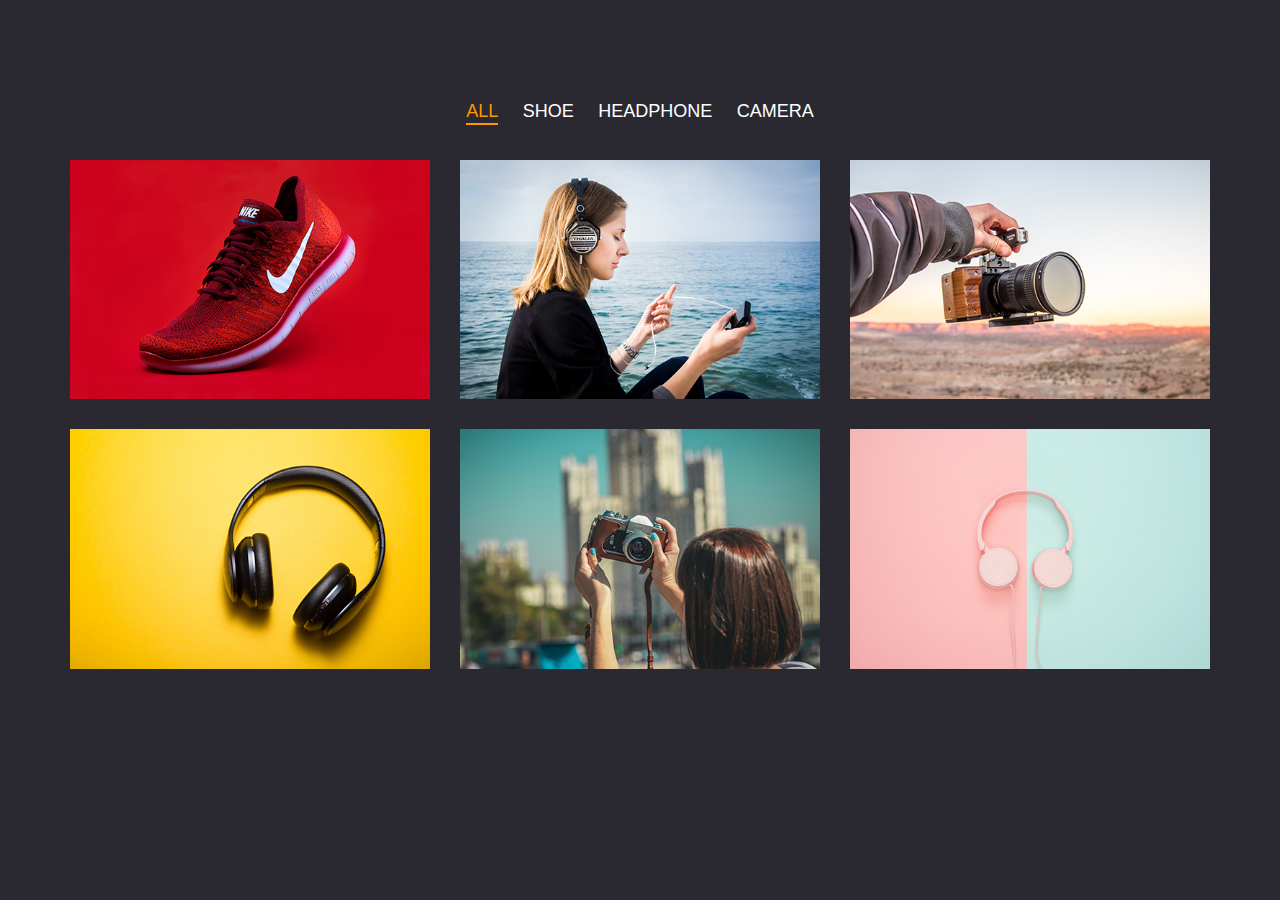
<file: filterable-gallery/index.html>
<!DOCTYPE html>
<html lang="en">
<head>
  <title>filterable gallery</title>
  <meta charset="utf-8">
  <meta name="viewport" content="width=device-width, initial-scale=1">
  <link rel="stylesheet" href="css/style.css">
</head>
<body>

<section class="gallery">
	<div class="container">
		<div class="row">
			<div class="gallery-filter">
				<span class="filter-item active" data-filter="all">all</span>
				<span class="filter-item" data-filter="shoe">shoe</span>
				<span class="filter-item" data-filter="headphone">headphone</span>
				<span class="filter-item" data-filter="camera">camera</span>
			</div>
		</div>
		<div class="row">
			<!-- gallery item start -->
			<div class="gallery-item shoe">
				<div class="gallery-item-inner">
					<img src="img/shoe-1.jpg" alt="shoe">
				</div>
			</div>
			<!-- gallery item end -->
			<!-- gallery item start -->
			<div class="gallery-item headphone">
				<div class="gallery-item-inner">
					<img src="img/headphone-1.jpg" alt="headphone">
				</div>
			</div>
			<!-- gallery item end -->
			<!-- gallery item start -->
			<div class="gallery-item camera">
				<div class="gallery-item-inner">
					<img src="img/camera-1.jpg" alt="camera">
				</div>
			</div>
			<!-- gallery item end -->
			<!-- gallery item start -->
			<div class="gallery-item headphone">
				<div class="gallery-item-inner">
					<img src="img/headphone-2.jpg" alt="headphone">
				</div>
			</div>
			<!-- gallery item end -->
			<!-- gallery item start -->
			<div class="gallery-item camera">
				<div class="gallery-item-inner">
					<img src="img/camera-2.jpg" alt="camera">
				</div>
			</div>
			<!-- gallery item end -->
			<!-- gallery item start -->
			<div class="gallery-item headphone">
				<div class="gallery-item-inner">
					<img src="img/headphone-3.jpg" alt="headphone">
				</div>
			</div>
			<!-- gallery item end -->
		</div>
	</div>
</section>

<script src="js/script.js"></script>
</body>
</html>
</file>
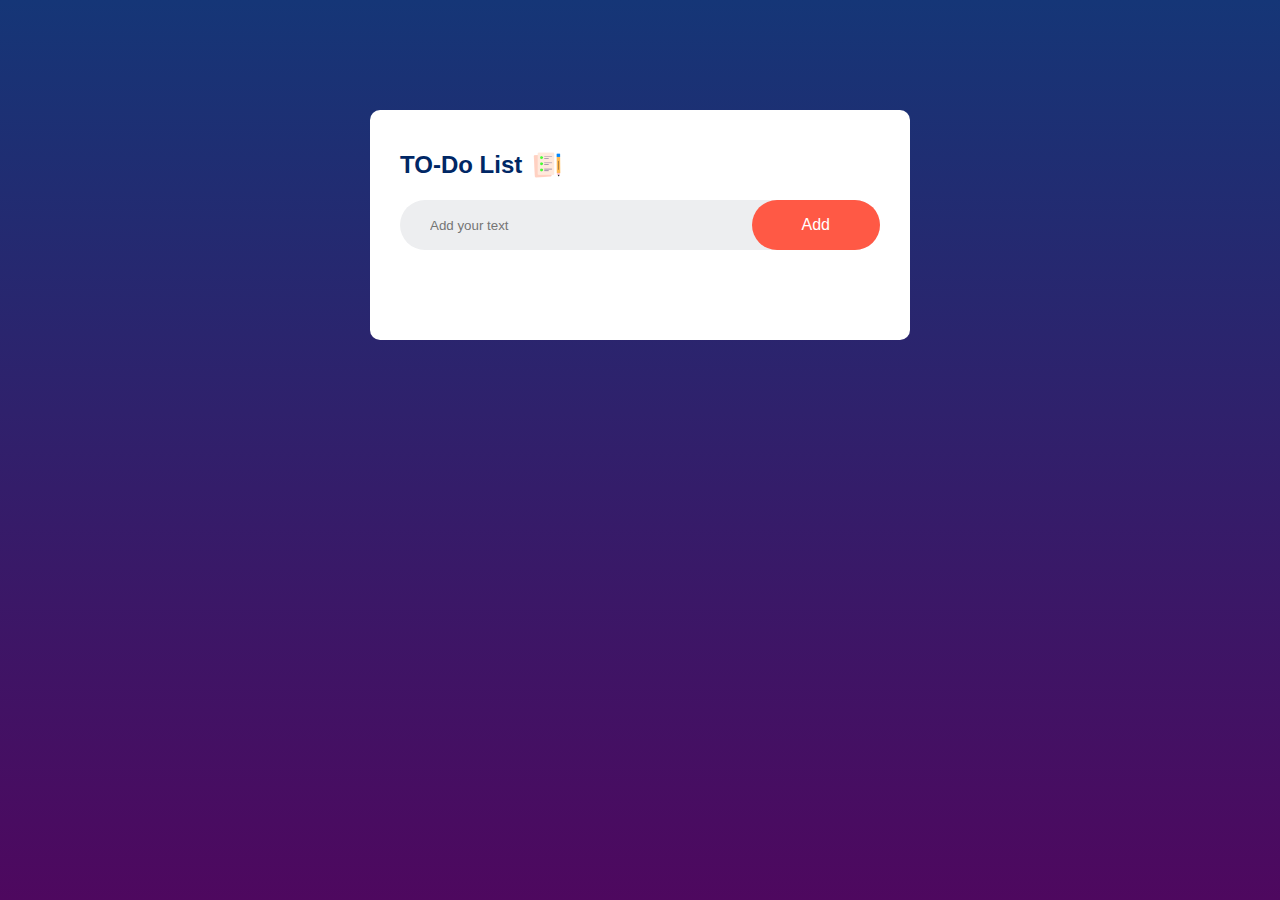
<file: To do list/index.html>
<!DOCTYPE html>
<html lang="en">
<head>
    <meta charset="UTF-8">
    <meta name="viewport" content="width=device-width, initial-scale=1.0">
    <title>To do listapp</title>
</head>
<link rel="stylesheet" href="style.css">
<body>
    <div class="container">
        <div class="todo-app">
            <h2>TO-Do List <img src="images/icon.png"></h2>
            <div class="row">
                <input type="text" id="input-box" placeholder="Add your text">
                <button onclick="addTask()">Add</button>
            </div>
            <ul id="list-container">
                <!-- <li class="checked">Task 1</li>
                <li>Task 2</li>
                <li>Task 3</li> -->
            </ul>
        </div>

    </div>
    <script src="script.js"></script>
</body>
</html>
</file>
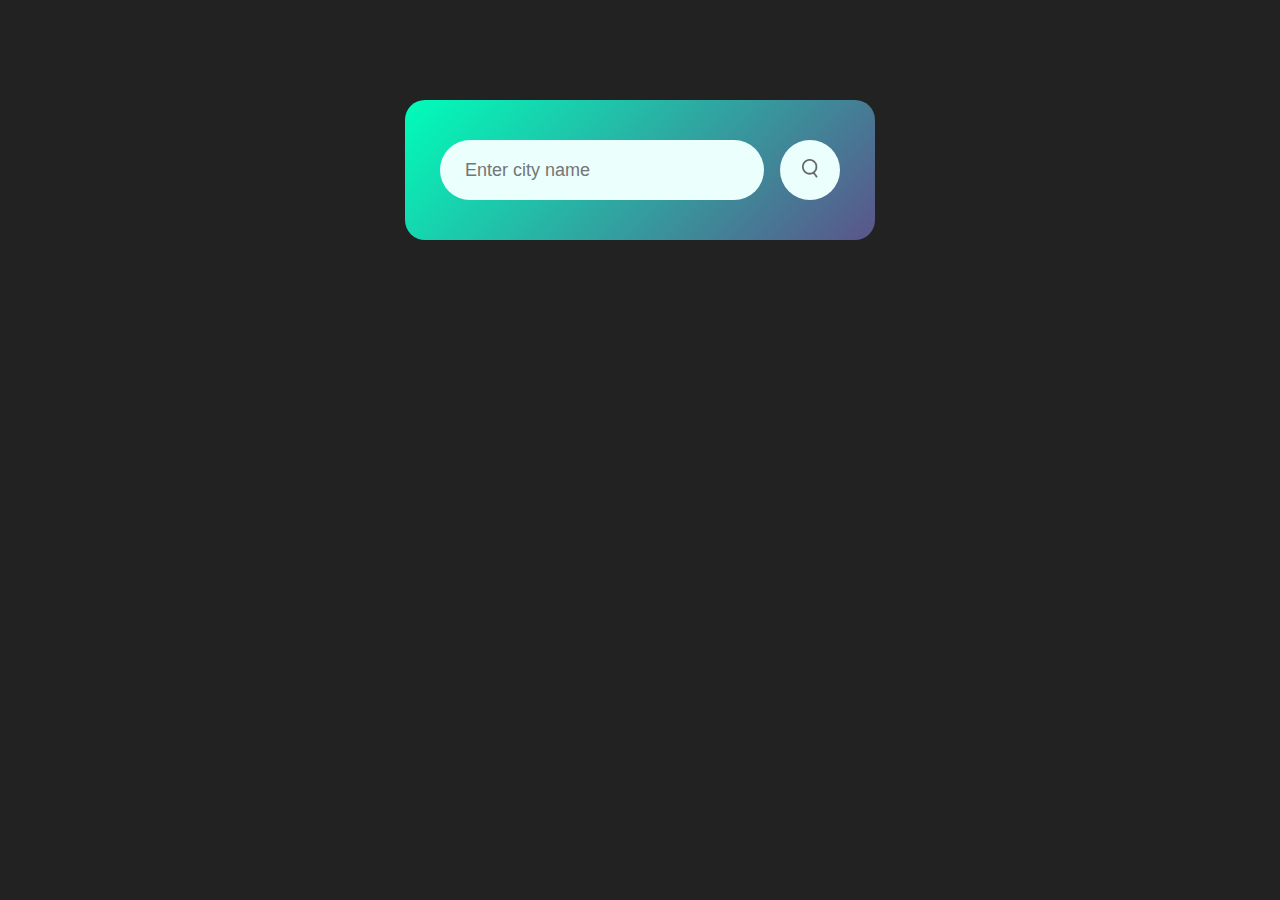
<file: weather app/index.html>
<!DOCTYPE html>
<html lang="en">

<head>
    <meta charset="UTF-8">
    <meta name="viewport" content="width=device-width, initial-scale=1.0">
    <title>Weather report</title>
</head>
<link rel="stylesheet" href="style.css">

<body>
    <div class="card">
        <div class="search">
            <input type="text" placeholder="Enter city name" spellcheck="false" >
            <button><img src="images/search.png"></button>
        </div>
        <div class="error">
            <p>Invalid city name</p>
        </div>
        
        <div class="weather">
            <img src="images/rain.png" class="weather-icon">
            <h1 class="temp">22°c</h1>
            <h2 class="city">New York</h2>
            <div class="details">
                <div class="col">
                    <img src="images/humidity.png">
                    <div>
                        <p class="humidity">50%</p>
                        <p>Humidity</p>
                    </div>
                </div>
                <div class="col">
                    <img src="images/wind.png">
                    <div>
                        <p class="wind">15 km/h</p>
                        <p>Wind Speed</p>
                    </div>
                </div>
            </div>
        </div>

    </div>
    <script>
        const apiKey = "cec6fd2bf33d8e54f91ffb5fc093de18";
        const apiUrl = "https://api.openweathermap.org/data/2.5/weather?units=metric&q=";

        const searchBox = document.querySelector(".search input");
        const searchBtn = document.querySelector(".search button");
        const weatherIcon = document.querySelector(".weather-icon")
        

        async function checkWeather(city) {
            const response = await fetch(apiUrl + city + `&appid=${apiKey}`);
            if(response.status == 404){
                document.querySelector(".error").style.display = "block";
                document.querySelector(".weather").style.display = "none";
            }
            else{
                var data = await response.json();
    
    
                    document.querySelector(".city").innerHTML = data.name;
                    document.querySelector(".temp").innerHTML = Math.round(data.main.temp) + "°c";
                    document.querySelector(".humidity").innerHTML = data.main.humidity + "%";
                    document.querySelector(".wind").innerHTML = data.wind.speed + " km/h";
    
                    if (data.weather[0].main == "Clouds") {
                        weatherIcon.src = "images/clouds.png";
                    }
                    else if (data.weather[0].main == "Clear") {
                        weatherIcon.src = "images/clear.png";
                    }
                    else if (data.weather[0].main == "Rain") {
                        weatherIcon.src = "images/rain.png";
                    }
                    else if (data.weather[0].main == "Drizzle") {
                        weatherIcon.src = "images/drizzle.png";
                    }
                    else if (data.weather[0].main == "Mist") {
                        weatherIcon.src = "images/Mist.png";
                    }
                    else if (data.weather[0].main == "Snow") {
                        weatherIcon.src = "images/snow.png";
                    }
                    document.querySelector(".weather").style.display = "block";
                    document.querySelector(".error").style.display = "none";

                }

            
                

                
            }
            
            searchBtn.addEventListener("click", () => {
                checkWeather(searchBox.value);

            })






    </script>

</body>

</html>
</file>
<file: filterable-gallery/css/style.css>
body{
	line-height: 1.5;
	font-family: sans-serif;
}
*{
	margin:0;
	box-sizing: border-box;
}
.container{
	max-width: 1170px;
	margin:auto;
}
.row{
	display: flex;
	flex-wrap: wrap;
}
img{
	max-width: 100%;
	vertical-align: middle;
}
/*.gallery*/
.gallery{
	width: 100%;
	display: block;
	min-height: 100vh;
	background-color: #2a2932;
	padding: 100px 0;
}
.gallery .gallery-filter{
	padding: 0 15px;
	width: 100%;
	text-align: center;
	margin-bottom: 20px;
}
.gallery .gallery-filter .filter-item{
	color: #ffffff;
	font-size: 18px;
	text-transform: uppercase;
	display: inline-block;
	margin:0 10px;
	cursor: pointer;
	border-bottom: 2px solid transparent;
	line-height: 1.2;
	transition: all 0.3s ease;
}
.gallery .gallery-filter .filter-item.active{
	color: #ff9800;
	border-color : #ff9800;
}
.gallery .gallery-item{
	width: calc(100% / 3);
	padding: 15px;
}
.gallery .gallery-item-inner img{
	width: 100%;
}
.gallery .gallery-item.show{
	animation: fadeIn 0.5s ease;
}
@keyframes fadeIn{
	0%{
		opacity: 0;
	}
	100%{
		opacity: 1;
	}
}
.gallery .gallery-item.hide{
	display: none;
}

/*responsive*/
@media(max-width: 991px){
	.gallery .gallery-item{
		width: 50%;
	}
}
@media(max-width: 767px){
    .gallery .gallery-item{
		width: 100%;
	}	
	.gallery .gallery-filter .filter-item{
		margin-bottom: 10px;
	}
}
</file>
<file: To do list/style.css>
*{
    margin: 0;
    padding: 0;
    box-sizing: border-box;
    font-family: 'poppins',sans-serif;
}
.container{
    width: 100%;
    min-height: 100vh;
    background: linear-gradient(180deg,#153677,#4e085f);
    padding: 10px;
}
.todo-app{
    width: 100%;
    max-width: 540px;
    background: #fff;
    margin: 100px auto 20px;
    padding: 40px 30px 70px;
    border-radius: 10px;
}
.todo-app h2{
    color: #002765;
    display: flex;
    align-items: center;
    margin-bottom: 20px;
}
.todo-app h2 img{
    width: 30px;
    margin-left: 10px;
}
.row{
    display: flex;
    align-items: center;
    justify-content: space-between;
    background-color: #edeef0;
    border-radius: 30px;
    padding-left: 20px;
    margin-bottom: 20px;
}
input{
    flex: 1;
    border: none;
    outline: none;
    background: transparent;
    padding: 10px;
}
button{
    border: none;
    outline: none;
    padding: 16px 50px;
    background: #ff5945;
    color: #fff;
    font-size: 16px;
    border-radius: 40px;
    cursor: pointer;
}
ul li{
    list-style: none;
    font-size: 17px;
    padding: 12px 8px 12px 50px;
    user-select: none;
    cursor: pointer;
    position: relative;
}
ul li::before{
    content: '';
    position: absolute;
    height: 28px;
    width: 28px;
    border-radius: 50%;
    background-image: url("images/unchecked.png");
    background-size: cover;
    background-position: center;
    top: 10px;
    left: 8px;
}
ul li.checked{
    color: #555;
    text-decoration: line-through;

}
ul li.checked::before{
    background-image: url("images/checked.png");
}
ul li span{
    position: absolute;
    right: 0;
    top: 5px;
    width: 40px;
    height: 40px;
    font-size: 22px;
    color: #555;
    line-height: 40px;
    text-align: center;
    border-radius: 50%;
}
ul li span:hover{
    background-color: #edeef0;
}
</file>
<file: weather app/style.css>
*{
    margin: 0;
    padding: 0;
    font-family: 'poppins',sans-serif;
    box-sizing: border-box;
}
body{
    background-color: #222;
}
.card{
    width: 90%;
    max-width: 470px;
    background: linear-gradient(135deg, #00feba, #5b548a);
    color: #fff;
    margin: 100px auto 0;
    border-radius: 20px;
    padding: 40px 35px;
    text-align: center;
}
.search{
    width: 100%;
    display: flex;
    align-items: center;
    justify-content: space-between;
}
.search input{
    border: 0;
    outline: 0;
    background: #ebfffc;
    color: #555;
    padding: 10px 25px;
    height: 60px;
    border-radius: 30px;
    flex: 1;
    margin-right: 16px;
    font-size: 18px;
    
}
.search button{
    border: 0;
    outline: 0;
    background: #ebfffc;
    border-radius: 50%;
    width: 60px;
    height: 60px;
    cursor: pointer;
}
.search button img{
    width: 16px;
}
.weather-icon{
    width: 170px;
    margin-top: 30px;
}
.weather h1{
    font-size: 80px;
    font-weight: 500;
}
.weather h2{
    font-size: 45px;
    font-weight: 400;
    margin-top: -10px;
}
.details{
    display: flex;
    align-items: center;
    justify-content: space-between;
    padding: 0 20px;
    margin-top: 50px;
}
.col{
    display: flex;
    align-items: center;
    text-align: left;
}
.col img{
    width: 40px;
    margin-right: 10px;
}
.humidity , .wind{
    font-size: 28px;
    margin-top: -6px;
}
.weather{
    display: none;
}
.error{
    text-align: left;
    margin-left: 10px;
    margin-top: 10px;
    font-size: 14px;
    display: none;
}
</file>
